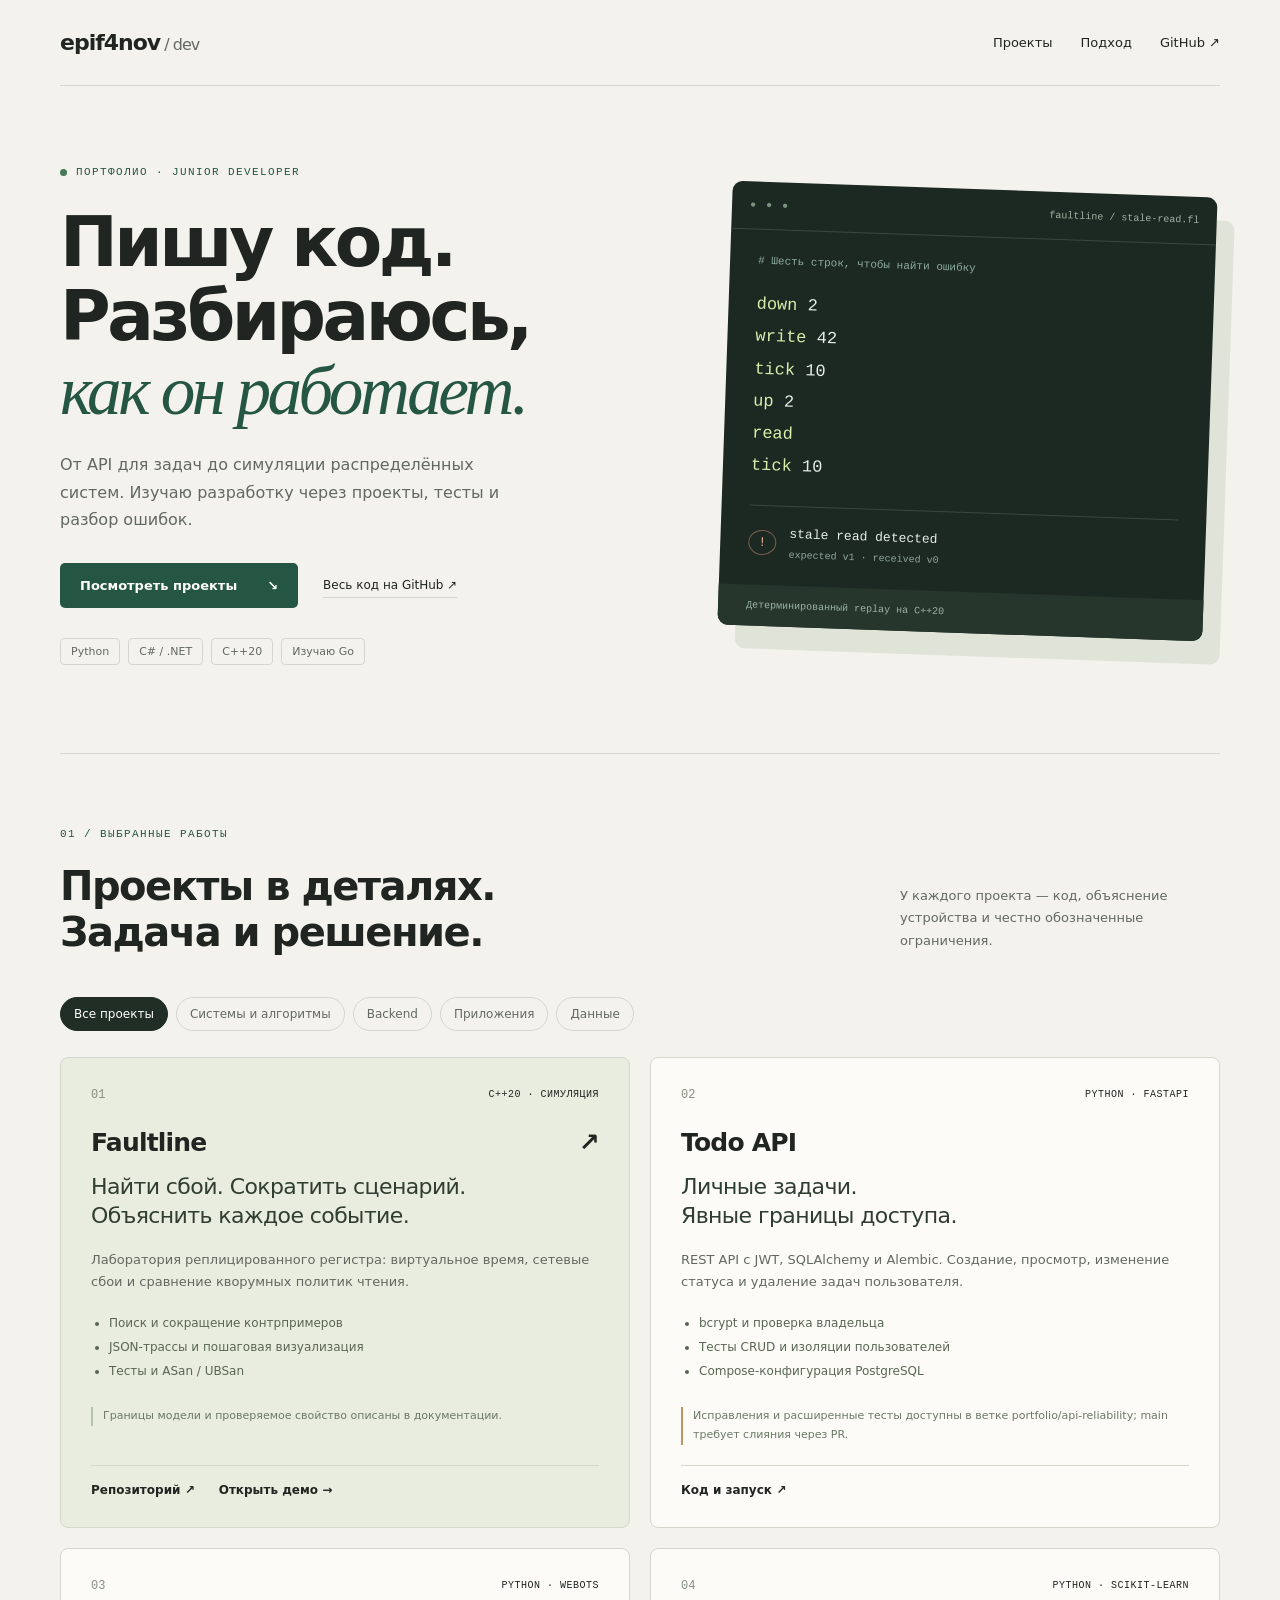
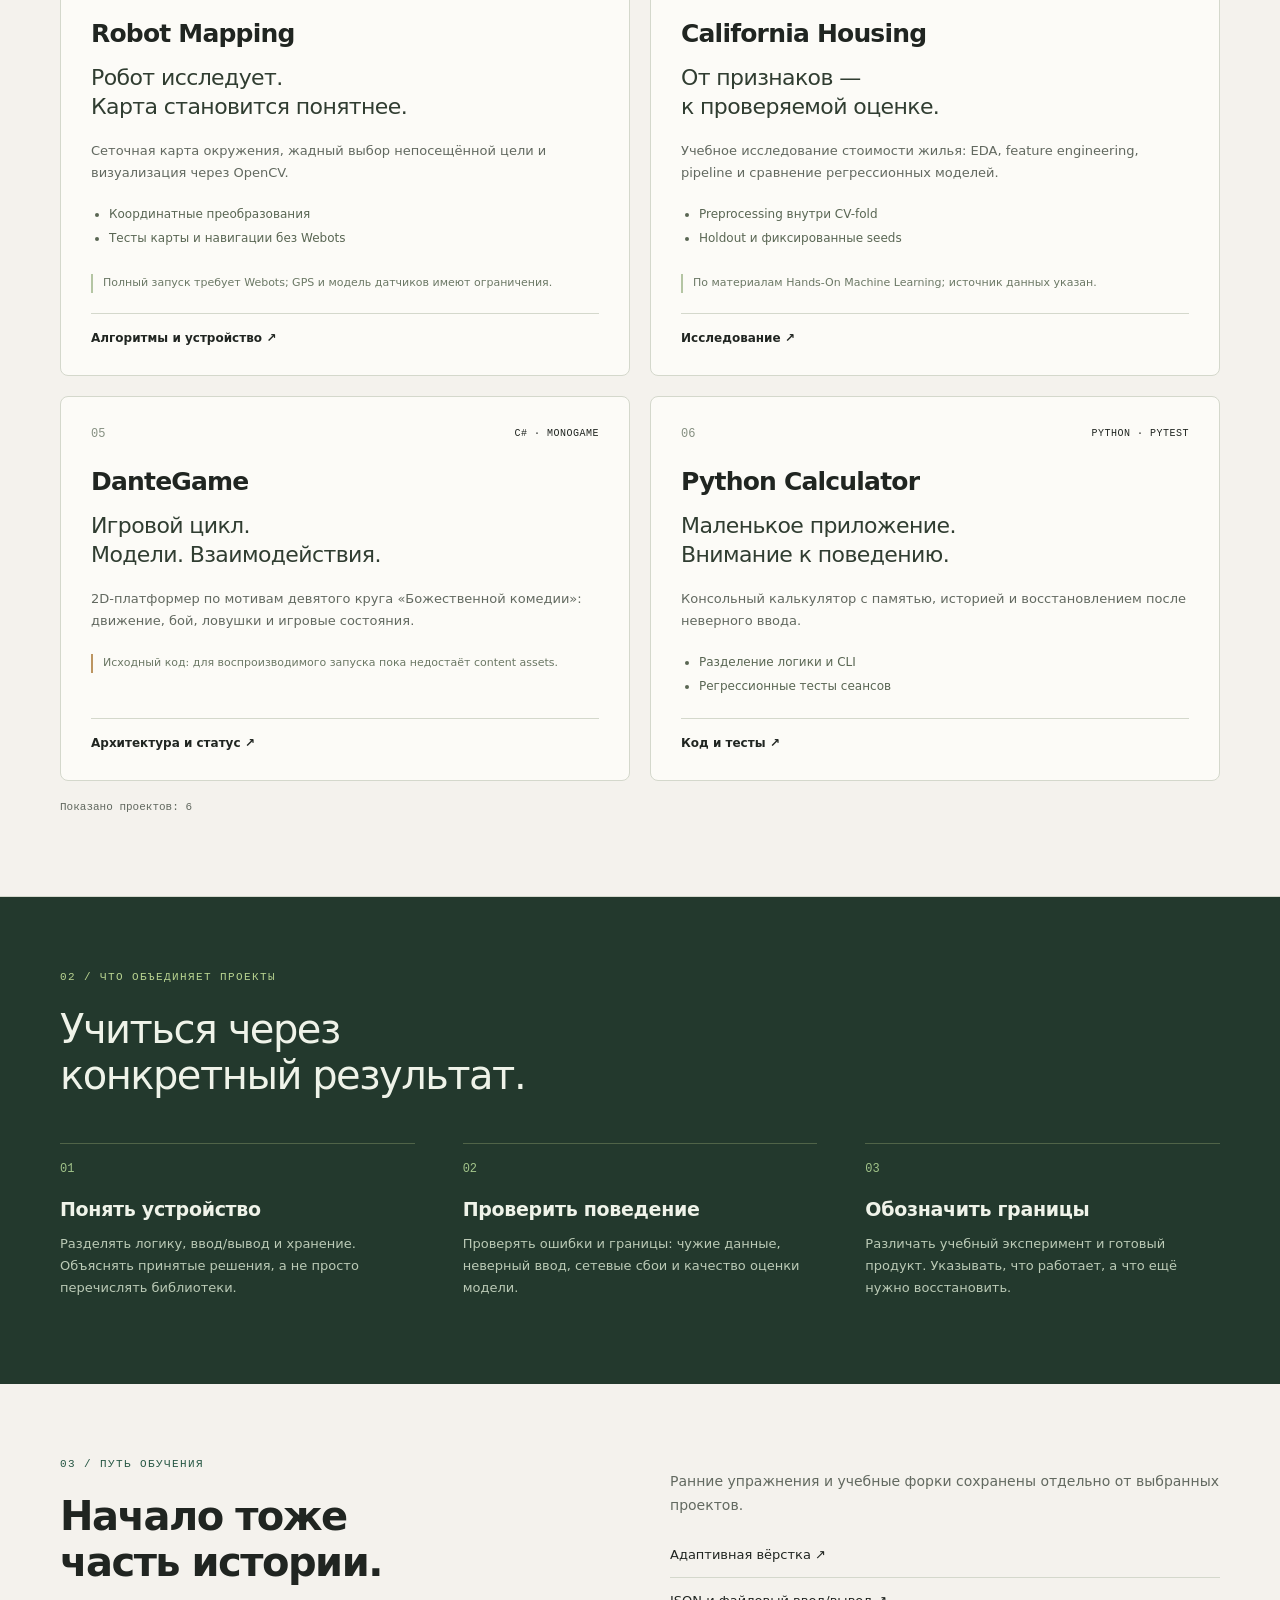
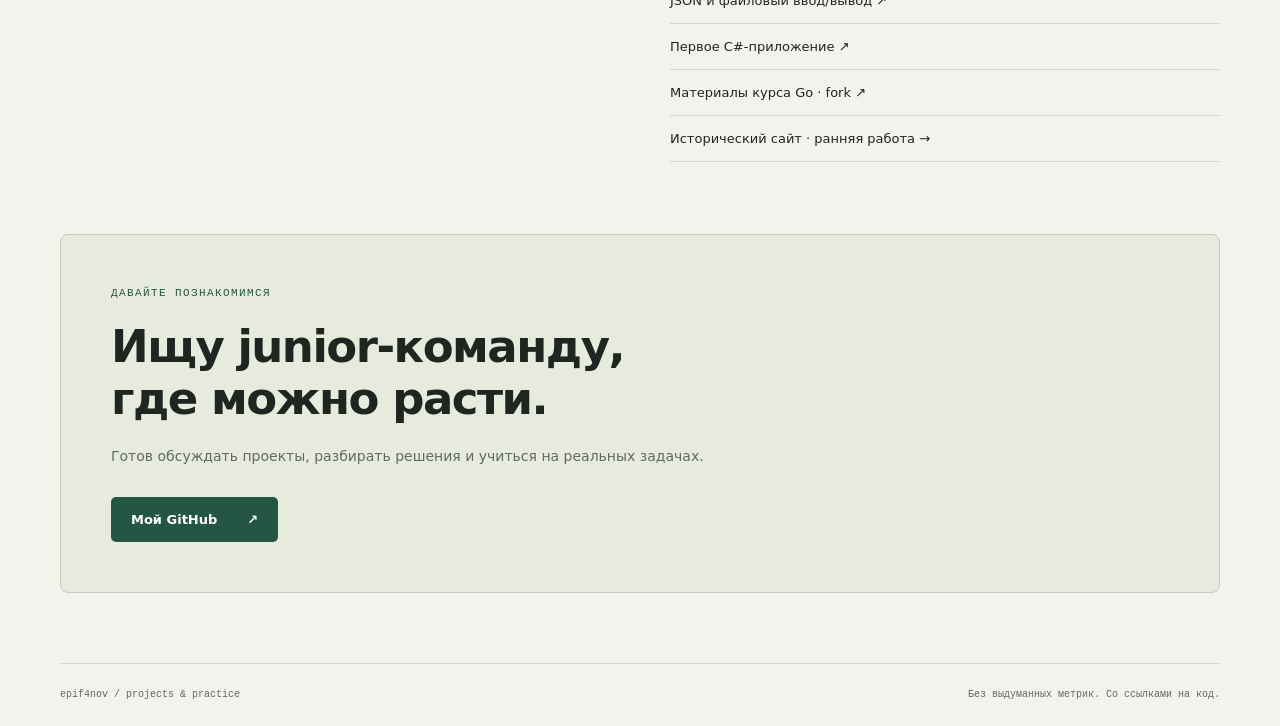
<file: index.html>
<!doctype html>
<html lang="ru">
<head>
<meta charset="utf-8"><meta name="viewport" content="width=device-width,initial-scale=1">
<title>epif4nov — проекты junior-разработчика</title>
<meta name="description" content="Портфолио epif4nov: C++, Python, C#, backend API, алгоритмы и симуляции. Код, тесты и инженерные решения.">
<meta name="theme-color" content="#f4f2ed">
<link rel="stylesheet" href="assets/style.css">
<link rel="icon" href="assets/mark.svg" type="image/svg+xml">
</head>
<body>
<a class="skip" href="#projects">Перейти к проектам</a>
<header class="wrap"><a class="wordmark" href="#">epif4nov<span> / dev</span></a><nav aria-label="Основная навигация"><a href="#projects">Проекты</a><a href="#approach">Подход</a><a href="https://github.com/epif4nov">GitHub ↗</a></nav></header>
<main>
<section class="hero wrap">
<div class="hero-copy"><div class="eyebrow"><span class="dot"></span> Портфолио · junior developer</div><h1>Пишу код.<br>Разбираюсь,<br><em>как он работает.</em></h1><p>От API для задач до симуляции распределённых систем. Изучаю разработку через проекты, тесты и разбор ошибок.</p><div class="hero-actions"><a class="button primary" href="#projects">Посмотреть проекты <span>↘</span></a><a class="text-link" href="https://github.com/epif4nov?tab=repositories">Весь код на GitHub ↗</a></div><div class="stack"><span>Python</span><span>C# / .NET</span><span>C++20</span><span>Изучаю Go</span></div></div>
<aside class="terminal" aria-label="Пример сценария Faultline"><div class="terminal-top"><span>● ● ●</span><span>faultline / stale-read.fl</span></div><div class="terminal-body"><div class="comment"># Шесть строк, чтобы найти ошибку</div><pre><span>down</span> 2
<span>write</span> 42
<span>tick</span> 10
<span>up</span> 2
<span>read</span>
<span>tick</span> 10</pre><div class="terminal-result"><span class="signal">!</span><div>stale read detected<small>expected v1 · received v0</small></div></div></div><div class="terminal-footer">Детерминированный replay на C++20</div></aside>
</section>
<section class="section wrap" id="projects"><div class="section-head"><div><div class="eyebrow">01 / Выбранные работы</div><h2>Проекты в деталях.<br>Задача и решение.</h2></div><p>У каждого проекта — код, объяснение устройства и честно обозначенные ограничения.</p></div>
<div class="filters" role="group" aria-label="Фильтр проектов"><button class="active" data-filter="all" aria-pressed="true">Все проекты</button><button data-filter="systems" aria-pressed="false">Системы и алгоритмы</button><button data-filter="backend" aria-pressed="false">Backend</button><button data-filter="apps" aria-pressed="false">Приложения</button><button data-filter="data" aria-pressed="false">Данные</button></div>
<div class="projects">
<article class="project featured" data-category="systems"><div class="project-top"><span class="project-index">01</span><span class="label">C++20 · симуляция</span></div><div class="project-content"><h3>Faultline<span>↗</span></h3><p class="project-lead">Найти сбой. Сократить сценарий.<br>Объяснить каждое событие.</p><p>Лаборатория реплицированного регистра: виртуальное время, сетевые сбои и сравнение кворумных политик чтения.</p><ul><li>Поиск и сокращение контрпримеров</li><li>JSON-трассы и пошаговая визуализация</li><li>Тесты и ASan / UBSan</li></ul><div class="project-note">Границы модели и проверяемое свойство описаны в документации.</div><div class="project-links"><a href="https://github.com/epif4nov/newRep">Репозиторий ↗</a><a href="demos/faultline/">Открыть демо →</a></div></div><div class="mini-diagram" aria-hidden="true"><span>v1</span><i></i><span>v1</span><i></i><span class="stale">v0</span><small>одна быстрая реплика ≠ свежее чтение</small></div></article>
<article class="project" data-category="backend"><div class="project-top"><span class="project-index">02</span><span class="label">Python · FastAPI</span></div><h3>Todo API</h3><p class="project-lead">Личные задачи.<br>Явные границы доступа.</p><p>REST API с JWT, SQLAlchemy и Alembic. Создание, просмотр, изменение статуса и удаление задач пользователя.</p><ul><li>bcrypt и проверка владельца</li><li>Тесты CRUD и изоляции пользователей</li><li>Compose-конфигурация PostgreSQL</li></ul><div class="project-note warning">Исправления и расширенные тесты доступны в ветке portfolio/api-reliability; main требует слияния через PR.</div><div class="project-links"><a href="https://github.com/epif4nov/todo-api/tree/portfolio/api-reliability">Код и запуск ↗</a></div></article>
<article class="project" data-category="systems"><div class="project-top"><span class="project-index">03</span><span class="label">Python · Webots</span></div><h3>Robot Mapping</h3><p class="project-lead">Робот исследует.<br>Карта становится понятнее.</p><p>Сеточная карта окружения, жадный выбор непосещённой цели и визуализация через OpenCV.</p><ul><li>Координатные преобразования</li><li>Тесты карты и навигации без Webots</li></ul><div class="project-note">Полный запуск требует Webots; GPS и модель датчиков имеют ограничения.</div><div class="project-links"><a href="https://github.com/epif4nov/robot-mapping-competition">Алгоритмы и устройство ↗</a></div></article>
<article class="project" data-category="data"><div class="project-top"><span class="project-index">04</span><span class="label">Python · scikit-learn</span></div><h3>California Housing</h3><p class="project-lead">От признаков —<br>к проверяемой оценке.</p><p>Учебное исследование стоимости жилья: EDA, feature engineering, pipeline и сравнение регрессионных моделей.</p><ul><li>Preprocessing внутри CV-fold</li><li>Holdout и фиксированные seeds</li></ul><div class="project-note">По материалам Hands-On Machine Learning; источник данных указан.</div><div class="project-links"><a href="https://github.com/epif4nov/house-prices-ml">Исследование ↗</a></div></article>
<article class="project" data-category="apps"><div class="project-top"><span class="project-index">05</span><span class="label">C# · MonoGame</span></div><h3>DanteGame</h3><p class="project-lead">Игровой цикл.<br>Модели. Взаимодействия.</p><p>2D-платформер по мотивам девятого круга «Божественной комедии»: движение, бой, ловушки и игровые состояния.</p><div class="project-note warning">Исходный код: для воспроизводимого запуска пока недостаёт content assets.</div><div class="project-links"><a href="https://github.com/epif4nov/DanteGame">Архитектура и статус ↗</a></div></article>
<article class="project" data-category="apps"><div class="project-top"><span class="project-index">06</span><span class="label">Python · pytest</span></div><h3>Python Calculator</h3><p class="project-lead">Маленькое приложение.<br>Внимание к поведению.</p><p>Консольный калькулятор с памятью, историей и восстановлением после неверного ввода.</p><ul><li>Разделение логики и CLI</li><li>Регрессионные тесты сеансов</li></ul><div class="project-links"><a href="https://github.com/epif4nov/python-calculator">Код и тесты ↗</a></div></article>
</div><p id="filter-status" class="filter-status" aria-live="polite">Показано проектов: 6</p></section>
<section class="approach section" id="approach"><div class="wrap"><div class="eyebrow">02 / Что объединяет проекты</div><h2>Учиться через<br>конкретный результат.</h2><div class="principles"><div><span>01</span><h3>Понять устройство</h3><p>Разделять логику, ввод/вывод и хранение. Объяснять принятые решения, а не просто перечислять библиотеки.</p></div><div><span>02</span><h3>Проверить поведение</h3><p>Проверять ошибки и границы: чужие данные, неверный ввод, сетевые сбои и качество оценки модели.</p></div><div><span>03</span><h3>Обозначить границы</h3><p>Различать учебный эксперимент и готовый продукт. Указывать, что работает, а что ещё нужно восстановить.</p></div></div></div></section>
<section class="section wrap learning"><div><div class="eyebrow">03 / Путь обучения</div><h2>Начало тоже<br>часть истории.</h2></div><div><p>Ранние упражнения и учебные форки сохранены отдельно от выбранных проектов.</p><div class="learning-links"><a href="https://github.com/epif4nov/Task_10">Адаптивная вёрстка ↗</a><a href="https://github.com/epif4nov/PythonProjectBack">JSON и файловый ввод/вывод ↗</a><a href="https://github.com/epif4nov/helloapp">Первое C#-приложение ↗</a><a href="https://github.com/epif4nov/course">Материалы курса Go · fork ↗</a><a href="history/">Исторический сайт · ранняя работа →</a></div></div></section>
<section class="contact wrap"><div class="eyebrow">Давайте познакомимся</div><h2>Ищу junior-команду,<br>где можно расти.</h2><p>Готов обсуждать проекты, разбирать решения и учиться на реальных задачах.</p><a class="button primary" href="https://github.com/epif4nov">Мой GitHub <span>↗</span></a></section>
</main><footer class="wrap"><span>epif4nov / projects & practice</span><span>Без выдуманных метрик. Со ссылками на код.</span></footer>
<script src="assets/app.js"></script>
</body></html>
</file>
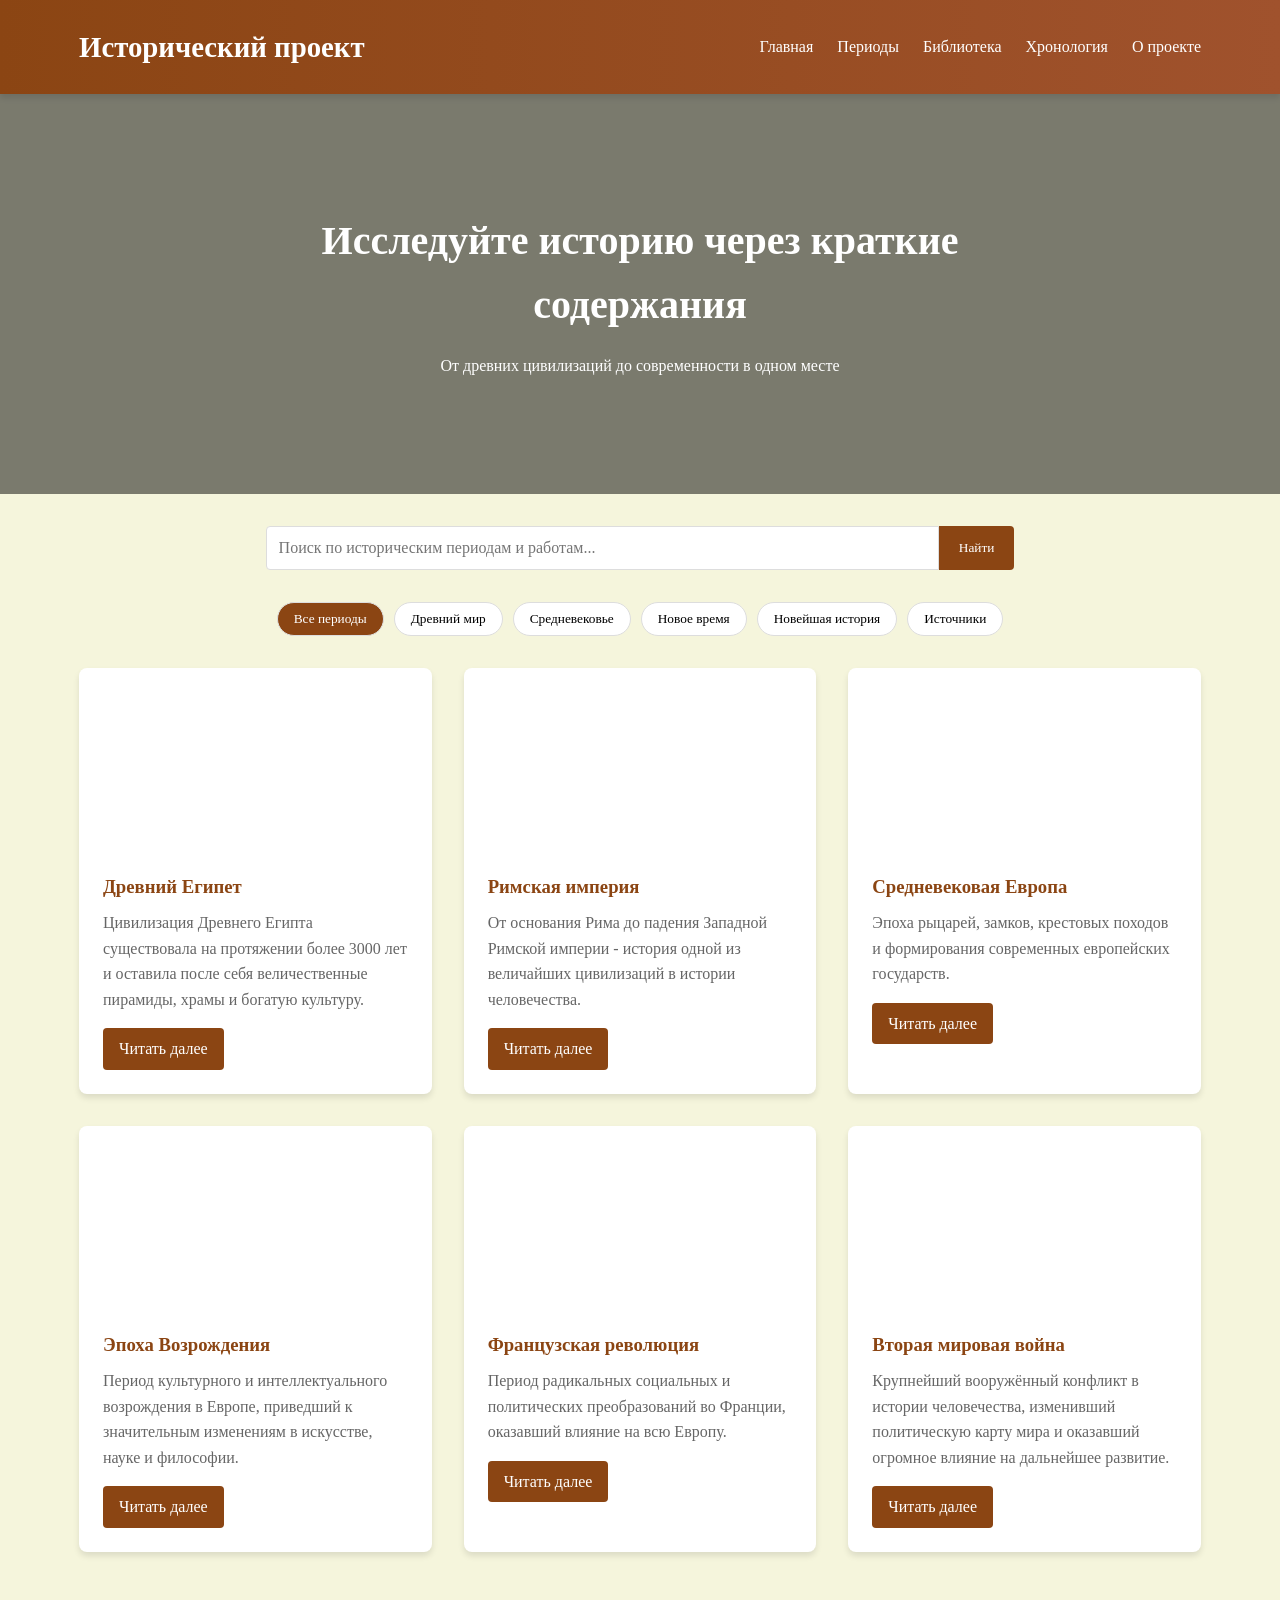
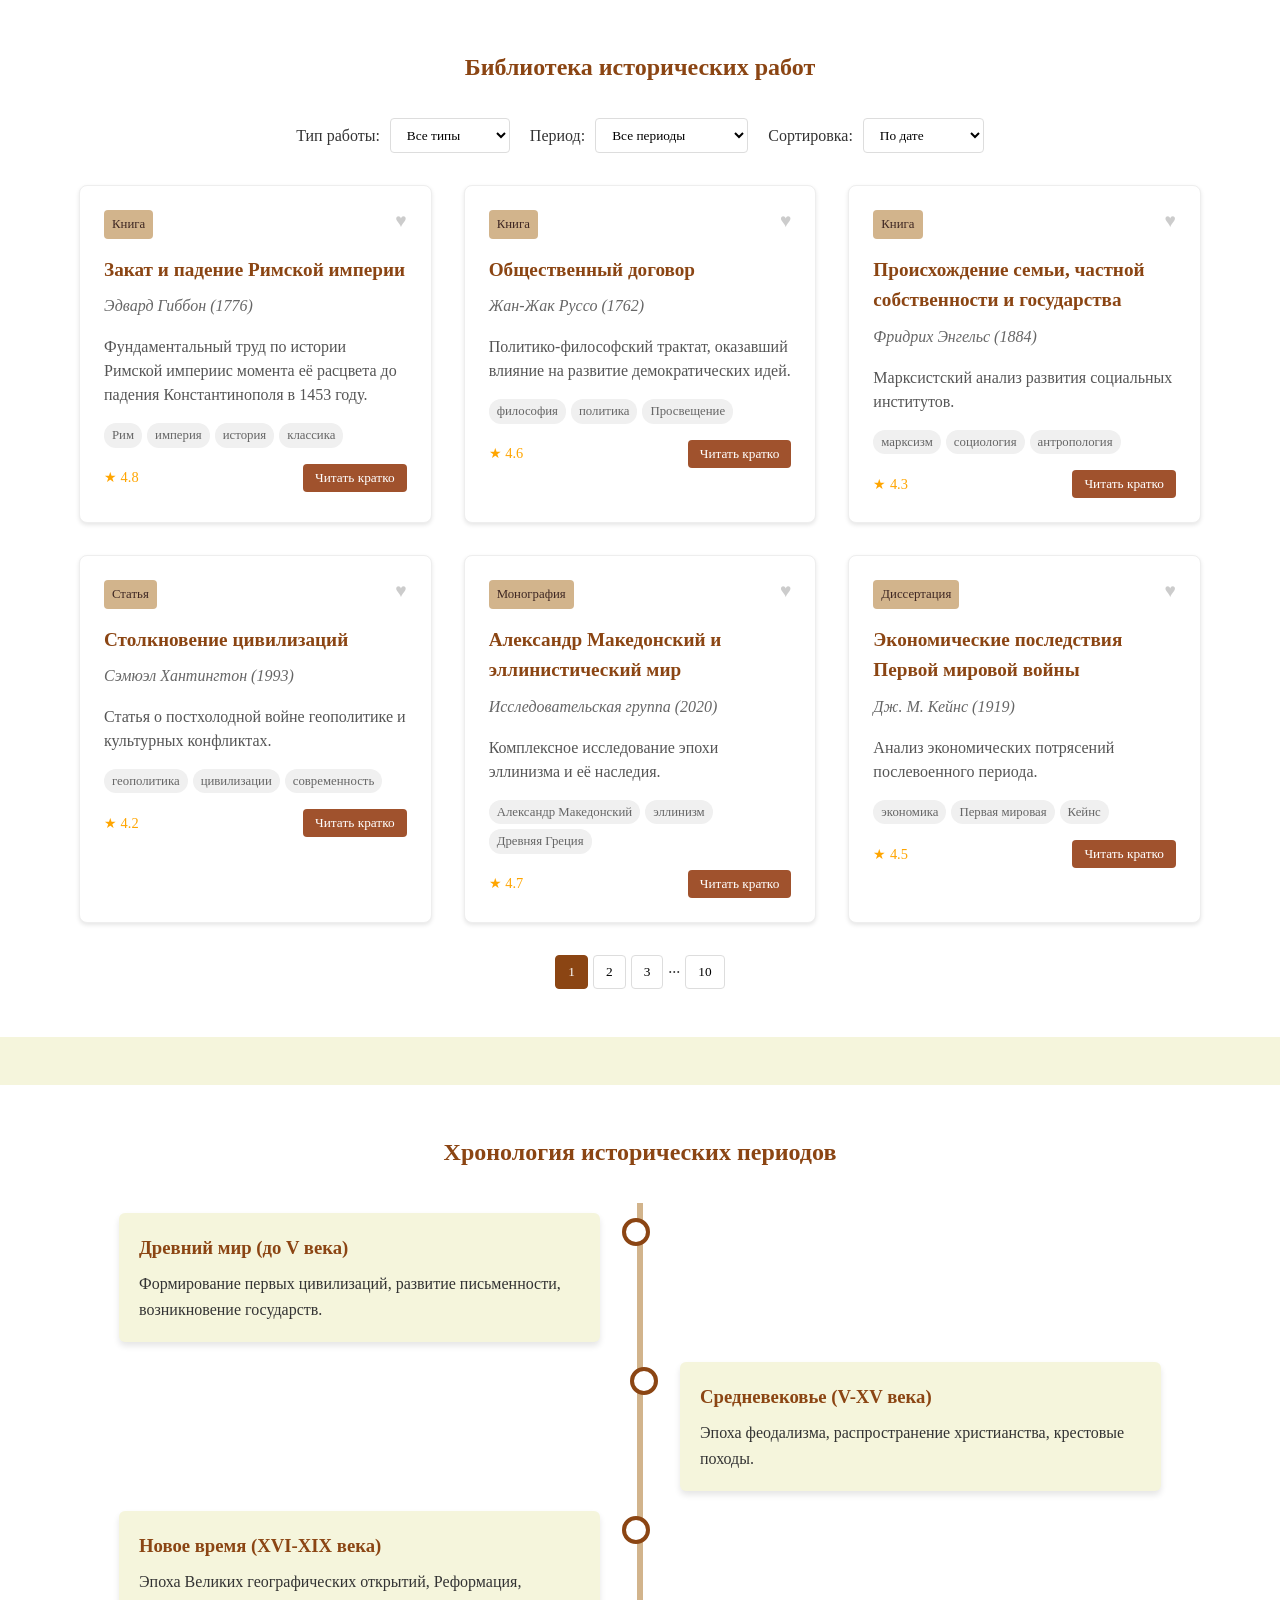
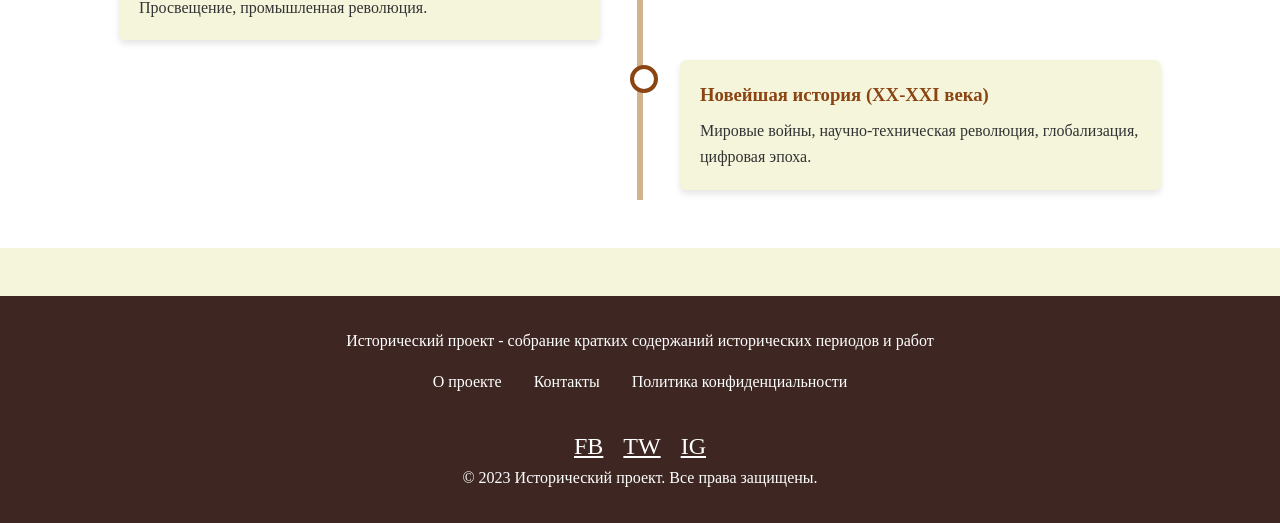
<file: history/index.html>
<!DOCTYPE html>
<html lang="ru">
<head>
    <meta charset="UTF-8">
    <meta name="viewport" content="width=device-width, initial-scale=1.0">
    <title>Исторический проект - краткие содержания</title>
    <style>
        :root {
            --primary-color: #8B4513;
            --secondary-color: #D2B48C;
            --accent-color: #A0522D;
            --light-color: #F5F5DC;
            --dark-color: #3E2723;
            --text-color: #333;
            --shadow: 0 4px 6px rgba(0, 0, 0, 0.1);
        }
        
        * {
            margin: 0;
            padding: 0;
            box-sizing: border-box;
            font-family: 'Georgia', serif;
        }
        
        body {
            background-color: var(--light-color);
            color: var(--text-color);
            line-height: 1.6;
        }
        
        header {
            background: linear-gradient(to right, var(--primary-color), var(--accent-color));
            color: white;
            padding: 1.5rem 0;
            box-shadow: var(--shadow);
        }
        
        .container {
            width: 90%;
            max-width: 1200px;
            margin: 0 auto;
            padding: 0 15px;
        }
        
        .header-content {
            display: flex;
            justify-content: space-between;
            align-items: center;
        }
        
        .logo {
            font-size: 1.8rem;
            font-weight: bold;
        }
        
        nav ul {
            display: flex;
            list-style: none;
        }
        
        nav ul li {
            margin-left: 1.5rem;
        }
        
        nav ul li a {
            color: white;
            text-decoration: none;
            transition: color 0.3s;
        }
        
        nav ul li a:hover {
            color: var(--secondary-color);
        }
        
        .hero {
            background: url('https://source.unsplash.com/random/1200x600/?history') no-repeat center center/cover;
            height: 400px;
            display: flex;
            align-items: center;
            justify-content: center;
            text-align: center;
            color: white;
            position: relative;
        }
        
        .hero::after {
            content: '';
            position: absolute;
            top: 0;
            left: 0;
            width: 100%;
            height: 100%;
            background: rgba(0, 0, 0, 0.5);
        }
        
        .hero-content {
            position: relative;
            z-index: 1;
            max-width: 800px;
        }
        
        .hero h1 {
            font-size: 2.5rem;
            margin-bottom: 1rem;
        }
        
        .search-bar {
            margin: 2rem 0;
            display: flex;
            justify-content: center;
        }
        
        .search-bar input {
            width: 60%;
            padding: 12px;
            border: 1px solid #ddd;
            border-radius: 4px 0 0 4px;
            font-size: 1rem;
        }
        
        .search-bar button {
            padding: 12px 20px;
            background-color: var(--primary-color);
            color: white;
            border: none;
            border-radius: 0 4px 4px 0;
            cursor: pointer;
        }
        
        .filters {
            display: flex;
            justify-content: center;
            flex-wrap: wrap;
            margin-bottom: 2rem;
            gap: 10px;
        }
        
        .filter-btn {
            padding: 8px 16px;
            background-color: white;
            border: 1px solid #ddd;
            border-radius: 20px;
            cursor: pointer;
            transition: all 0.3s;
        }
        
        .filter-btn:hover, .filter-btn.active {
            background-color: var(--primary-color);
            color: white;
        }
        
        .periods-grid {
            display: grid;
            grid-template-columns: repeat(auto-fill, minmax(300px, 1fr));
            gap: 2rem;
            margin-bottom: 3rem;
        }
        
        .period-card {
            background-color: white;
            border-radius: 8px;
            overflow: hidden;
            box-shadow: var(--shadow);
            transition: transform 0.3s;
        }
        
        .period-card:hover {
            transform: translateY(-5px);
        }
        
        .period-image {
            height: 180px;
            background-size: cover;
            background-position: center;
        }
        
        .period-content {
            padding: 1.5rem;
        }
        
        .period-content h3 {
            margin-bottom: 0.5rem;
            color: var(--primary-color);
        }
        
        .period-content p {
            margin-bottom: 1rem;
            color: #666;
        }
        
        .read-more {
            display: inline-block;
            padding: 8px 16px;
            background-color: var(--primary-color);
            color: white;
            text-decoration: none;
            border-radius: 4px;
            transition: background-color 0.3s;
        }
        
        .read-more:hover {
            background-color: var(--accent-color);
        }
        
        .timeline-section {
            background-color: white;
            padding: 3rem 0;
            margin: 3rem 0;
        }
        
        .timeline {
            position: relative;
            max-width: 1200px;
            margin: 0 auto;
        }
        
        .timeline::after {
            content: '';
            position: absolute;
            width: 6px;
            background-color: var(--secondary-color);
            top: 0;
            bottom: 0;
            left: 50%;
            margin-left: -3px;
        }
        
        .timeline-item {
            padding: 10px 40px;
            position: relative;
            width: 50%;
            box-sizing: border-box;
        }
        
        .timeline-item:nth-child(even) {
            left: 50%;
        }
        
        .timeline-item::after {
            content: '';
            position: absolute;
            width: 20px;
            height: 20px;
            background-color: white;
            border: 4px solid var(--primary-color);
            border-radius: 50%;
            top: 15px;
            z-index: 1;
        }
        
        .timeline-item:nth-child(odd)::after {
            right: -10px;
        }
        
        .timeline-item:nth-child(even)::after {
            left: -10px;
        }
        
        .timeline-content {
            padding: 20px;
            background-color: var(--light-color);
            border-radius: 6px;
            box-shadow: var(--shadow);
        }
        
        .timeline-content h3 {
            margin-bottom: 0.5rem;
            color: var(--primary-color);
        }
        
        /* Стили для библиотеки */
        .library-section {
            background-color: white;
            padding: 3rem 0;
        }

        .library-filters {
            display: flex;
            justify-content: center;
            gap: 20px;
            margin-bottom: 2rem;
            flex-wrap: wrap;
        }

        .filter-group {
            display: flex;
            align-items: center;
            gap: 10px;
        }

        .filter-group select {
            padding: 8px 12px;
            border: 1px solid #ddd;
            border-radius: 4px;
            background-color: white;
        }

        .works-grid {
            display: grid;
            grid-template-columns: repeat(auto-fill, minmax(350px, 1fr));
            gap: 2rem;
            margin-bottom: 2rem;
        }

        .work-card {
            background-color: white;
            border: 1px solid #eee;
            border-radius: 8px;
            padding: 1.5rem;
            box-shadow: 0 2px 4px rgba(0,0,0,0.1);
            transition: all 0.3s;
        }

        .work-card:hover {
            box-shadow: 0 4px 8px rgba(0,0,0,0.15);
            transform: translateY(-2px);
        }

        .work-header {
            display: flex;
            justify-content: space-between;
            align-items: start;
            margin-bottom: 1rem;
        }

        .work-type {
            background-color: var(--secondary-color);
            color: var(--dark-color);
            padding: 4px 8px;
            border-radius: 4px;
            font-size: 0.8rem;
        }

        .work-title {
            color: var(--primary-color);
            margin-bottom: 0.5rem;
            font-size: 1.2rem;
        }

        .work-author {
            color: #666;
            font-style: italic;
            margin-bottom: 1rem;
        }

        .work-excerpt {
            color: #555;
            margin-bottom: 1rem;
            line-height: 1.5;
        }

        .work-tags {
            display: flex;
            flex-wrap: wrap;
            gap: 5px;
            margin-bottom: 1rem;
        }

        .tag {
            background-color: #f0f0f0;
            padding: 2px 8px;
            border-radius: 12px;
            font-size: 0.8rem;
            color: #666;
        }

        .work-footer {
            display: flex;
            justify-content: space-between;
            align-items: center;
        }

        .work-rating {
            color: #FFA500;
            font-size: 0.9rem;
        }

        .read-work {
            padding: 6px 12px;
            background-color: var(--accent-color);
            color: white;
            border: none;
            border-radius: 4px;
            cursor: pointer;
            transition: background-color 0.3s;
        }

        .read-work:hover {
            background-color: var(--primary-color);
        }

        .pagination {
            display: flex;
            justify-content: center;
            gap: 5px;
            margin-top: 2rem;
        }

        .page-btn {
            padding: 8px 12px;
            border: 1px solid #ddd;
            background-color: white;
            border-radius: 4px;
            cursor: pointer;
        }

        .page-btn.active {
            background-color: var(--primary-color);
            color: white;
            border-color: var(--primary-color);
        }

        /* Модальное окно */
        .modal {
            display: none;
            position: fixed;
            top: 0;
            left: 0;
            width: 100%;
            height: 100%;
            background-color: rgba(0,0,0,0.7);
            z-index: 1000;
            overflow-y: auto;
        }

        .modal-content {
            background-color: white;
            margin: 5% auto;
            padding: 2rem;
            width: 80%;
            max-width: 800px;
            border-radius: 8px;
            position: relative;
        }

        .close-modal {
            position: absolute;
            right: 1rem;
            top: 1rem;
            font-size: 1.5rem;
            cursor: pointer;
            color: #666;
        }

        .detail-content {
            margin-top: 1rem;
        }

        .detail-content h2 {
            color: var(--primary-color);
            margin-bottom: 1rem;
        }

        .detail-meta {
            display: flex;
            gap: 20px;
            margin-bottom: 1.5rem;
            color: #666;
            font-size: 0.9rem;
        }

        .detail-body {
            line-height: 1.8;
            margin-bottom: 2rem;
        }

        .detail-body h3 {
            color: var(--accent-color);
            margin: 1.5rem 0 0.5rem 0;
        }

        /* Таблица для сравнительного анализа */
        .comparison-table {
            width: 100%;
            border-collapse: collapse;
            margin: 2rem 0;
        }

        .comparison-table th,
        .comparison-table td {
            border: 1px solid #ddd;
            padding: 12px;
            text-align: left;
        }

        .comparison-table th {
            background-color: var(--light-color);
            color: var(--primary-color);
        }

        .comparison-table tr:nth-child(even) {
            background-color: #f9f9f9;
        }

        /* Избранное */
        .favorite-btn {
            background: none;
            border: none;
            font-size: 1.2rem;
            cursor: pointer;
            color: #ccc;
            transition: color 0.3s;
        }

        .favorite-btn.active {
            color: #ff4757;
        }

        footer {
            background-color: var(--dark-color);
            color: white;
            padding: 2rem 0;
            text-align: center;
        }
        
        .footer-content {
            display: flex;
            flex-direction: column;
            align-items: center;
        }
        
        .footer-links {
            display: flex;
            margin: 1rem 0;
        }
        
        .footer-links a {
            color: white;
            margin: 0 1rem;
            text-decoration: none;
        }
        
        .social-icons {
            margin-top: 1rem;
        }
        
        .social-icons a {
            color: white;
            margin: 0 0.5rem;
            font-size: 1.5rem;
        }
        
        @media (max-width: 768px) {
            .header-content {
                flex-direction: column;
                text-align: center;
            }
            
            nav ul {
                margin-top: 1rem;
                justify-content: center;
            }
            
            .timeline::after {
                left: 31px;
            }
            
            .timeline-item {
                width: 100%;
                padding-left: 70px;
                padding-right: 25px;
            }
            
            .timeline-item:nth-child(even) {
                left: 0;
            }
            
            .timeline-item:nth-child(odd)::after,
            .timeline-item:nth-child(even)::after {
                left: 21px;
            }

            .library-filters {
                flex-direction: column;
                align-items: center;
            }

            .filter-group {
                width: 100%;
                justify-content: center;
            }

            .works-grid {
                grid-template-columns: 1fr;
            }
        }
    </style>
</head>
<body>
    <header>
        <div class="container">
            <div class="header-content">
                <div class="logo">Исторический проект</div>
                <nav>
                    <ul>
                        <li><a href="#home">Главная</a></li>
                        <li><a href="#periods">Периоды</a></li>
                        <li><a href="#library">Библиотека</a></li>
                        <li><a href="#timeline">Хронология</a></li>
                        <li><a href="#about">О проекте</a></li>
                    </ul>
                </nav>
            </div>
        </div>
    </header>

    <section class="hero" id="home">
        <div class="hero-content">
            <h1>Исследуйте историю через краткие содержания</h1>
            <p>От древних цивилизаций до современности в одном месте</p>
        </div>
    </section>

    <section class="container">
        <div class="search-bar">
            <input type="text" placeholder="Поиск по историческим периодам и работам...">
            <button>Найти</button>
        </div>

        <div class="filters">
            <button class="filter-btn active">Все периоды</button>
            <button class="filter-btn">Древний мир</button>
            <button class="filter-btn">Средневековье</button>
            <button class="filter-btn">Новое время</button>
            <button class="filter-btn">Новейшая история</button>
            <button class="filter-btn">Источники</button>
        </div>

        <div class="periods-grid" id="periods">
            <div class="period-card">
                <div class="period-image" style="background-image: url('https://source.unsplash.com/random/300x200/?ancient')"></div>
                <div class="period-content">
                    <h3>Древний Египет</h3>
                    <p>Цивилизация Древнего Египта существовала на протяжении более 3000 лет и оставила после себя величественные пирамиды, храмы и богатую культуру.</p>
                    <a href="#" class="read-more">Читать далее</a>
                </div>
            </div>
            
            <div class="period-card">
                <div class="period-image" style="background-image: url('https://source.unsplash.com/random/300x200/?rome')"></div>
                <div class="period-content">
                    <h3>Римская империя</h3>
                    <p>От основания Рима до падения Западной Римской империи - история одной из величайших цивилизаций в истории человечества.</p>
                    <a href="#" class="read-more">Читать далее</a>
                </div>
            </div>
            
            <div class="period-card">
                <div class="period-image" style="background-image: url('https://source.unsplash.com/random/300x200/?middleages')"></div>
                <div class="period-content">
                    <h3>Средневековая Европа</h3>
                    <p>Эпоха рыцарей, замков, крестовых походов и формирования современных европейских государств.</p>
                    <a href="#" class="read-more">Читать далее</a>
                </div>
            </div>
            
            <div class="period-card">
                <div class="period-image" style="background-image: url('https://source.unsplash.com/random/300x200/?renaissance')"></div>
                <div class="period-content">
                    <h3>Эпоха Возрождения</h3>
                    <p>Период культурного и интеллектуального возрождения в Европе, приведший к значительным изменениям в искусстве, науке и философии.</p>
                    <a href="#" class="read-more">Читать далее</a>
                </div>
            </div>
            
            <div class="period-card">
                <div class="period-image" style="background-image: url('https://source.unsplash.com/random/300x200/?frenchrevolution')"></div>
                <div class="period-content">
                    <h3>Французская революция</h3>
                    <p>Период радикальных социальных и политических преобразований во Франции, оказавший влияние на всю Европу.</p>
                    <a href="#" class="read-more">Читать далее</a>
                </div>
            </div>
            
            <div class="period-card">
                <div class="period-image" style="background-image: url('https://source.unsplash.com/random/300x200/?ww2')"></div>
                <div class="period-content">
                    <h3>Вторая мировая война</h3>
                    <p>Крупнейший вооружённый конфликт в истории человечества, изменивший политическую карту мира и оказавший огромное влияние на дальнейшее развитие.</p>
                    <a href="#" class="read-more">Читать далее</a>
                </div>
            </div>
        </div>
    </section>

    <section class="library-section" id="library">
        <div class="container">
            <h2 style="text-align: center; margin-bottom: 2rem; color: var(--primary-color);">Библиотека исторических работ</h2>
            
            <div class="library-filters">
                <div class="filter-group">
                    <span>Тип работы:</span>
                    <select id="workType">
                        <option value="all">Все типы</option>
                        <option value="book">Книги</option>
                        <option value="article">Статьи</option>
                        <option value="monograph">Монографии</option>
                        <option value="thesis">Диссертации</option>
                    </select>
                </div>
                
                <div class="filter-group">
                    <span>Период:</span>
                    <select id="workPeriod">
                        <option value="all">Все периоды</option>
                        <option value="ancient">Древний мир</option>
                        <option value="medieval">Средневековье</option>
                        <option value="modern">Новое время</option>
                        <option value="contemporary">Новейшая история</option>
                    </select>
                </div>
                
                <div class="filter-group">
                    <span>Сортировка:</span>
                    <select id="workSort">
                        <option value="date">По дате</option>
                        <option value="rating">По рейтингу</option>
                        <option value="title">По названию</option>
                    </select>
                </div>
            </div>
            
            <div class="works-grid" id="worksContainer">
                <!-- Карточки работ будут генерироваться через JavaScript -->
            </div>
            
            <div class="pagination">
                <button class="page-btn active">1</button>
                <button class="page-btn">2</button>
                <button class="page-btn">3</button>
                <span>...</span>
                <button class="page-btn">10</button>
            </div>
        </div>
    </section>

    <section class="timeline-section" id="timeline">
        <div class="container">
            <h2 style="text-align: center; margin-bottom: 2rem; color: var(--primary-color);">Хронология исторических периодов</h2>
            <div class="timeline">
                <div class="timeline-item">
                    <div class="timeline-content">
                        <h3>Древний мир (до V века)</h3>
                        <p>Формирование первых цивилизаций, развитие письменности, возникновение государств.</p>
                    </div>
                </div>
                <div class="timeline-item">
                    <div class="timeline-content">
                        <h3>Средневековье (V-XV века)</h3>
                        <p>Эпоха феодализма, распространение христианства, крестовые походы.</p>
                    </div>
                </div>
                <div class="timeline-item">
                    <div class="timeline-content">
                        <h3>Новое время (XVI-XIX века)</h3>
                        <p>Эпоха Великих географических открытий, Реформация, Просвещение, промышленная революция.</p>
                    </div>
                </div>
                <div class="timeline-item">
                    <div class="timeline-content">
                        <h3>Новейшая история (XX-XXI века)</h3>
                        <p>Мировые войны, научно-техническая революция, глобализация, цифровая эпоха.</p>
                    </div>
                </div>
            </div>
        </div>
    </section>

    <!-- Модальное окно для детального просмотра -->
    <div class="modal" id="detailModal">
        <div class="modal-content">
            <span class="close-modal">&times;</span>
            <div id="modalBody"></div>
        </div>
    </div>

    <footer id="about">
        <div class="container">
            <div class="footer-content">
                <p>Исторический проект - собрание кратких содержаний исторических периодов и работ</p>
                <div class="footer-links">
                    <a href="#">О проекте</a>
                    <a href="#">Контакты</a>
                    <a href="#">Политика конфиденциальности</a>
                </div>
                <div class="social-icons">
                    <a href="#">FB</a>
                    <a href="#">TW</a>
                    <a href="#">IG</a>
                </div>
                <p>&copy; 2023 Исторический проект. Все права защищены.</p>
            </div>
        </div>
    </footer>

    <script>
        // Данные для библиотеки работ
        const historicalWorks = [
            {
                id: 1,
                title: "Закат и падение Римской империи",
                author: "Эдвард Гиббон",
                type: "book",
                period: "ancient",
                excerpt: "Фундаментальный труд по истории Римской империис момента её расцвета до падения Константинополя в 1453 году.",
                rating: 4.8,
                tags: ["Рим", "империя", "история", "классика"],
                year: 1776,
                fullContent: `
                    <h2>Закат и падение Римской империи</h2>
                    <div class="detail-meta">
                        <span><strong>Автор:</strong> Эдвард Гиббон</span>
                        <span><strong>Год:</strong> 1776</span>
                        <span><strong>Тип:</strong> Монография</span>
                        <span><strong>Рейтинг:</strong> 4.8/5</span>
                    </div>
                    
                    <h3>Основные тезисы</h3>
                    <p>Гиббон выделяет несколько ключевых причин падения Римской империи:</p>
                    <ul>
                        <li>Утрата гражданских добродетелей и рост коррупции</li>
                        <li>Ослабление военной дисциплины</li>
                        <li>Христианизация и упадок традиционных ценностей</li>
                        <li>Экономический кризис и налоговая система</li>
                        <li>Натиск варварских народов на границах</li>
                    </ul>
                    
                    <h3>Периодизация</h3>
                    <p>Работа охватывает период с II по XV век н.э., разделяя историю на три основные части.</p>
                    
                    <h3>Историческое значение</h3>
                    <p>Труд Гиббона стал образцом исторического исследования и повлиял на развитие исторической науки в Европе.</p>
                `
            },
            {
                id: 2,
                title: "Общественный договор",
                author: "Жан-Жак Руссо",
                type: "book",
                period: "modern",
                excerpt: "Политико-философский трактат, оказавший влияние на развитие демократических идей.",
                rating: 4.6,
                tags: ["философия", "политика", "Просвещение"],
                year: 1762,
                fullContent: `<p>Полное содержание работы...</p>`
            },
            {
                id: 3,
                title: "Происхождение семьи, частной собственности и государства",
                author: "Фридрих Энгельс",
                type: "book",
                period: "modern",
                excerpt: "Марксистский анализ развития социальных институтов.",
                rating: 4.3,
                tags: ["марксизм", "социология", "антропология"],
                year: 1884,
                fullContent: `<p>Полное содержание работы...</p>`
            },
            {
                id: 4,
                title: "Столкновение цивилизаций",
                author: "Сэмюэл Хантингтон",
                type: "article",
                period: "contemporary",
                excerpt: "Статья о постхолодной войне геополитике и культурных конфликтах.",
                rating: 4.2,
                tags: ["геополитика", "цивилизации", "современность"],
                year: 1993,
                fullContent: `<p>Полное содержание работы...</p>`
            },
            {
                id: 5,
                title: "Александр Македонский и эллинистический мир",
                author: "Исследовательская группа",
                type: "monograph",
                period: "ancient",
                excerpt: "Комплексное исследование эпохи эллинизма и её наследия.",
                rating: 4.7,
                tags: ["Александр Македонский", "эллинизм", "Древняя Греция"],
                year: 2020,
                fullContent: `<p>Полное содержание работы...</p>`
            },
            {
                id: 6,
                title: "Экономические последствия Первой мировой войны",
                author: "Дж. М. Кейнс",
                type: "thesis",
                period: "contemporary",
                excerpt: "Анализ экономических потрясений послевоенного периода.",
                rating: 4.5,
                tags: ["экономика", "Первая мировая", "Кейнс"],
                year: 1919,
                fullContent: `<p>Полное содержание работы...</p>`
            }
        ];

        // Генерация карточек работ
        function generateWorkCards(works) {
            const container = document.getElementById('worksContainer');
            container.innerHTML = '';
            
            works.forEach(work => {
                const workCard = document.createElement('div');
                workCard.className = 'work-card';
                workCard.innerHTML = `
                    <div class="work-header">
                        <span class="work-type">${getTypeLabel(work.type)}</span>
                        <button class="favorite-btn" data-id="${work.id}">♥</button>
                    </div>
                    <h3 class="work-title">${work.title}</h3>
                    <p class="work-author">${work.author} (${work.year})</p>
                    <p class="work-excerpt">${work.excerpt}</p>
                    <div class="work-tags">
                        ${work.tags.map(tag => `<span class="tag">${tag}</span>`).join('')}
                    </div>
                    <div class="work-footer">
                        <div class="work-rating">★ ${work.rating}</div>
                        <button class="read-work" data-id="${work.id}">Читать кратко</button>
                    </div>
                `;
                container.appendChild(workCard);
            });
            
            // Добавляем обработчики для кнопок
            document.querySelectorAll('.read-work').forEach(button => {
                button.addEventListener('click', function() {
                    const workId = parseInt(this.getAttribute('data-id'));
                    const work = historicalWorks.find(w => w.id === workId);
                    openWorkDetail(work);
                });
            });
            
            document.querySelectorAll('.favorite-btn').forEach(button => {
                button.addEventListener('click', function() {
                    this.classList.toggle('active');
                    const workId = parseInt(this.getAttribute('data-id'));
                    toggleFavorite(workId);
                });
            });
        }

        // Открытие детального просмотра работы
        function openWorkDetail(work) {
            const modal = document.getElementById('detailModal');
            const modalBody = document.getElementById('modalBody');
            
            modalBody.innerHTML = `
                <div class="detail-content">
                    ${work.fullContent}
                    
                    <h3>Сравнительная таблица</h3>
                    <table class="comparison-table">
                        <thead>
                            <tr>
                                <th>Аспект</th>
                                <th>Традиционная точка зрения</th>
                                <th>Альтернативные взгляды</th>
                            </tr>
                        </thead>
                        <tbody>
                            <tr>
                                <td>Причины падения Рима</td>
                                <td>Нашествие варваров</td>
                                <td>Внутренний кризис институтов</td>
                            </tr>
                            <tr>
                                <td>Роль личности</td>
                                <td>Решающая</td>
                                <td>Вторичная по отношению к социальным процессам</td>
                            </tr>
                            <tr>
                                <td>Экономический фактор</td>
                                <td>Недооценен</td>
                                <td>Ключевой</td>
                            </tr>
                        </tbody>
                    </table>
                    
                    <div style="margin-top: 2rem; padding: 1rem; background-color: var(--light-color); border-radius: 4px;">
                        <h4>Ключевые выводы:</h4>
                        <ul>
                            <li>Империя пала не мгновенно, а в течение длительного периода</li>
                            <li>Восточная Римская империя просуществовала на 1000 лет дольше</li>
                            <li>Наследие Рима продолжает влиять на современную цивилизацию</li>
                        </ul>
                    </div>
                </div>
            `;
            
            modal.style.display = 'block';
        }

        // Вспомогательные функции
        function getTypeLabel(type) {
            const labels = {
                'book': 'Книга',
                'article': 'Статья',
                'monograph': 'Монография',
                'thesis': 'Диссертация'
            };
            return labels[type] || type;
        }

        function toggleFavorite(workId) {
            let favorites = JSON.parse(localStorage.getItem('historyFavorites')) || [];
            const index = favorites.indexOf(workId);
            
            if (index > -1) {
                favorites.splice(index, 1);
            } else {
                favorites.push(workId);
            }
            
            localStorage.setItem('historyFavorites', JSON.stringify(favorites));
            updateFavoritesCount();
        }

        function updateFavoritesCount() {
            const favorites = JSON.parse(localStorage.getItem('historyFavorites')) || [];
            const favoriteBtn = document.querySelector('nav ul li a[href="#library"]');
            if (favoriteBtn && favorites.length > 0) {
                favoriteBtn.innerHTML = `Библиотека <span style="background: red; color: white; border-radius: 50%; padding: 2px 6px; font-size: 0.8rem;">${favorites.length}</span>`;
            }
        }

        // Фильтрация работ
        function filterWorks() {
            const typeFilter = document.getElementById('workType').value;
            const periodFilter = document.getElementById('workPeriod').value;
            const sortFilter = document.getElementById('workSort').value;
            
            let filtered = historicalWorks;
            
            if (typeFilter !== 'all') {
                filtered = filtered.filter(work => work.type === typeFilter);
            }
            
            if (periodFilter !== 'all') {
                filtered = filtered.filter(work => work.period === periodFilter);
            }
            
            // Сортировка
            filtered.sort((a, b) => {
                switch(sortFilter) {
                    case 'rating': return b.rating - a.rating;
                    case 'title': return a.title.localeCompare(b.title);
                    default: return b.year - a.year;
                }
            });
            
            generateWorkCards(filtered);
        }

        // Инициализация при загрузке
        document.addEventListener('DOMContentLoaded', function() {
            // Инициализация библиотеки
            generateWorkCards(historicalWorks);
            updateFavoritesCount();
            
            // Добавляем обработчики фильтров
            document.getElementById('workType').addEventListener('change', filterWorks);
            document.getElementById('workPeriod').addEventListener('change', filterWorks);
            document.getElementById('workSort').addEventListener('change', filterWorks);
            
            // Модальное окно
            const modal = document.getElementById('detailModal');
            document.querySelector('.close-modal').addEventListener('click', function() {
                modal.style.display = 'none';
            });
            
            window.addEventListener('click', function(event) {
                if (event.target === modal) {
                    modal.style.display = 'none';
                }
            });
            
            // Обновляем навигацию
            const nav = document.querySelector('nav ul');
            
            // Добавляем плавную прокрутку для нового пункта
            document.querySelectorAll('nav a').forEach(anchor => {
                anchor.addEventListener('click', function(e) {
                    e.preventDefault();
                    const targetId = this.getAttribute('href');
                    const targetElement = document.querySelector(targetId);
                    
                    if (targetElement) {
                        window.scrollTo({
                            top: targetElement.offsetTop - 50,
                            behavior: 'smooth'
                        });
                    }
                });
            });
            
            // Фильтрация карточек по категориям
            document.querySelectorAll('.filter-btn').forEach(button => {
                button.addEventListener('click', function() {
                    // Убираем активный класс у всех кнопок
                    document.querySelectorAll('.filter-btn').forEach(btn => {
                        btn.classList.remove('active');
                    });
                    
                    // Добавляем активный класс нажатой кнопке
                    this.classList.add('active');
                    
                    // Здесь должна быть логика фильтрации карточек
                    // В реальном проекте это будет работать с данными из базы
                    console.log('Фильтр: ' + this.textContent);
                });
            });
            
            // Поиск
            document.querySelector('.search-bar button').addEventListener('click', function() {
                const searchTerm = document.querySelector('.search-bar input').value.toLowerCase();
                
                if (searchTerm) {
                    // Ищем в периодах
                    const periodCards = document.querySelectorAll('.period-card');
                    periodCards.forEach(card => {
                        const text = card.textContent.toLowerCase();
                        if (text.includes(searchTerm)) {
                            card.style.display = 'block';
                        } else {
                            card.style.display = 'none';
                        }
                    });
                    
                    // Ищем в работах
                    const filteredWorks = historicalWorks.filter(work => 
                        work.title.toLowerCase().includes(searchTerm) ||
                        work.author.toLowerCase().includes(searchTerm) ||
                        work.tags.some(tag => tag.toLowerCase().includes(searchTerm))
                    );
                    
                    generateWorkCards(filteredWorks);
                    
                    // Прокручиваем к результатам
                    document.querySelector('#periods').scrollIntoView({ behavior: 'smooth' });
                }
            });
        });
    </script>
</body>
</html>
</file>
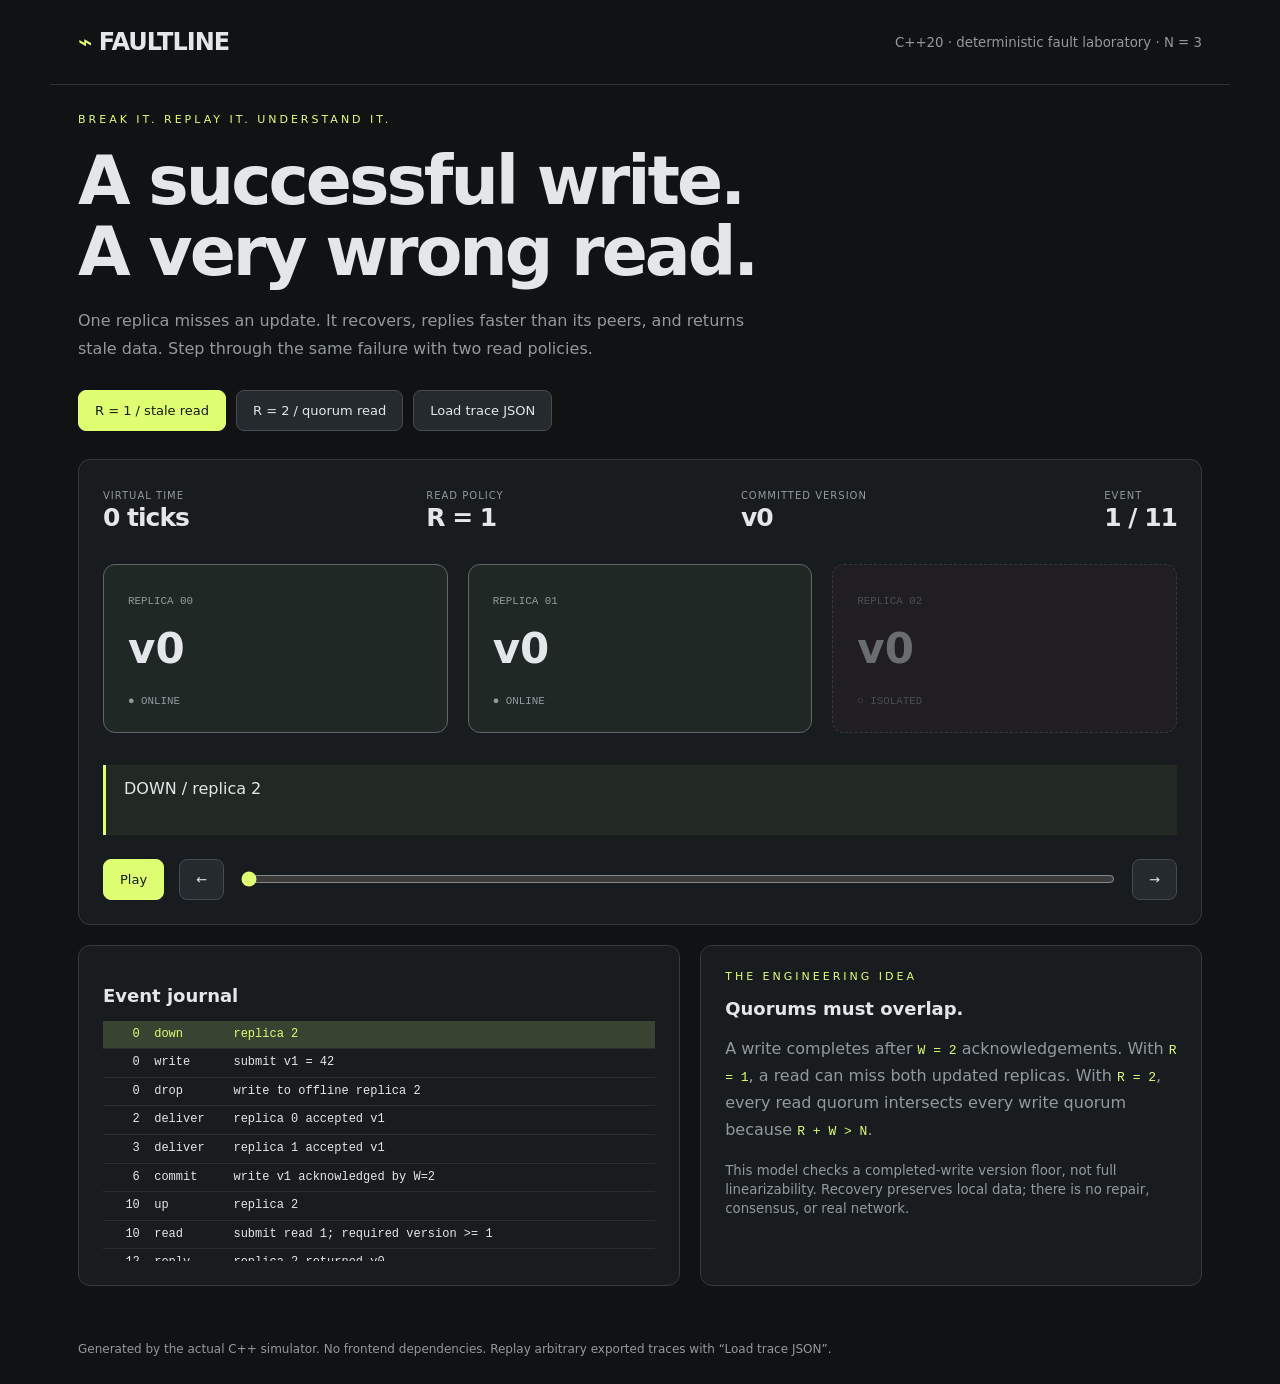
<file: demos/faultline/index.html>
<!doctype html>
<html lang="en">
<meta charset="utf-8">
<meta name="viewport" content="width=device-width,initial-scale=1">
<title>Faultline / Distributed systems under pressure</title>
<style>
:root{color-scheme:dark;font-family:Inter,ui-sans-serif,system-ui,sans-serif;background:#101214;color:#e4e7e9}*{box-sizing:border-box}body{margin:0}header,main,footer{max-width:1180px;margin:auto;padding:28px}header{display:flex;align-items:center;justify-content:space-between;border-bottom:1px solid #303335}.brand{font-weight:800;letter-spacing:-1px;font-size:24px}.brand span{color:#dfff73}small,.muted{color:#929a9e}.eyebrow{color:#dfff73;text-transform:uppercase;letter-spacing:3px;font-size:11px}h1{font-size:clamp(36px,6vw,68px);line-height:1.04;letter-spacing:-3px;margin:20px 0}p{line-height:1.7;max-width:700px}.toolbar{display:flex;gap:10px;flex-wrap:wrap;margin:28px 0}button,.upload{background:#252a2e;color:#e4e7e9;border:1px solid #454b4f;border-radius:8px;padding:12px 16px;cursor:pointer;font:inherit;font-size:13px}button:hover,.upload:hover{border-color:#dfff73}button.active,#play{background:#dfff73;color:#15190c;border-color:#dfff73}input[type=file]{display:none}.panel{background:#181c1f;border:1px solid #343a3e;border-radius:12px;padding:24px}.metrics{display:flex;justify-content:space-between;gap:15px;flex-wrap:wrap;margin-bottom:24px}.metric strong{font-size:25px;display:block;letter-spacing:-1px}.metric small{text-transform:uppercase;font-size:10px;letter-spacing:1px}.nodes{display:grid;grid-template-columns:repeat(3,1fr);gap:20px;margin:32px 0}.node{border:1px solid #5c6863;border-radius:12px;padding:24px;background:#202826;transition:background .2s,opacity .2s}.node.offline{opacity:.4;border-style:dashed;background:#2e2126}.node.stale{border-color:#ffad72}.node .version{font-size:42px;font-weight:700;margin:16px 0}.node small{font-family:monospace}.status{min-height:70px;border-left:3px solid #dfff73;padding:12px 18px;background:#222822;line-height:1.5}.status.bad{border-color:#ff7e82;background:#362328}.controls{display:flex;align-items:center;gap:15px;margin-top:24px}input[type=range]{flex:1;accent-color:#dfff73;min-width:70px}.grid{display:grid;grid-template-columns:1.2fr 1fr;gap:20px;margin-top:20px}h2{font-size:18px}code{color:#dfff73}.log{height:240px;overflow:auto;font:12px/1.8 ui-monospace,monospace;white-space:pre-wrap}.log div{padding:3px 8px;border-bottom:1px solid #292f33;cursor:pointer}.log div.selected{background:#384331;color:#dfff73}.log div.violation{color:#ff7e82}footer{font-size:12px;color:#929a9e}a{color:#dfff73}@media(max-width:650px){header,main,footer{padding:18px}.nodes{gap:8px}.node{padding:12px}.node .version{font-size:30px}.grid{grid-template-columns:1fr}h1{letter-spacing:-2px}header small{display:none}}
</style>
<header><div class="brand"><span>⌁</span> FAULTLINE</div><small>C++20 · deterministic fault laboratory · N = 3</small></header>
<main>
<div class="eyebrow">Break it. Replay it. Understand it.</div>
<h1>A successful write.<br>A very wrong read.</h1>
<p class="muted">One replica misses an update. It recovers, replies faster than its peers, and returns stale data. Step through the same failure with two read policies.</p>
<div class="toolbar"><button id="unsafe" class="active">R = 1 / stale read</button><button id="safe">R = 2 / quorum read</button><label class="upload">Load trace JSON<input id="file" type="file" accept=".json"></label></div>
<section class="panel">
<div class="metrics"><div class="metric"><small>Virtual time</small><strong id="time">0 ticks</strong></div><div class="metric"><small>Read policy</small><strong id="policy">R = 1</strong></div><div class="metric"><small>Committed version</small><strong id="committed">v0</strong></div><div class="metric"><small>Event</small><strong id="counter">0 / 0</strong></div></div>
<div class="nodes" id="nodes"></div>
<div class="status" id="status" aria-live="polite"></div>
<div class="controls"><button id="play">Play</button><button id="back" aria-label="Previous event">←</button><input id="scrub" type="range" min="0" max="1" value="0" aria-label="Event timeline"><button id="next" aria-label="Next event">→</button></div>
</section>
<div class="grid"><section class="panel"><h2>Event journal</h2><div class="log" id="log"></div></section><section class="panel"><div class="eyebrow">The engineering idea</div><h2>Quorums must overlap.</h2><p class="muted">A write completes after <code>W = 2</code> acknowledgements. With <code>R = 1</code>, a read can miss both updated replicas. With <code>R = 2</code>, every read quorum intersects every write quorum because <code>R + W &gt; N</code>.</p><small>This model checks a completed-write version floor, not full linearizability. Recovery preserves local data; there is no repair, consensus, or real network.</small></section></div>
</main><footer>Generated by the actual C++ simulator. No frontend dependencies. Replay arbitrary exported traces with “Load trace JSON”.</footer>
<script src="demo.js"></script>
<script>
'use strict';
let data, index=0, timer=null;
const el=id=>document.getElementById(id);
function stop(){clearInterval(timer);timer=null;el('play').textContent='Play'}
function render(){
 const e=data.trace[index];
 el('time').textContent=e.time+' ticks';el('committed').textContent='v'+e.committed;el('counter').textContent=(index+1)+' / '+data.trace.length;el('scrub').value=index;
 el('nodes').replaceChildren(...e.versions.map((v,i)=>{const n=document.createElement('div');n.className='node'+(!e.online[i]?' offline':v<e.committed?' stale':'');const title=document.createElement('small');title.textContent='REPLICA 0'+i;const version=document.createElement('div');version.className='version';version.textContent='v'+v;const state=document.createElement('small');state.textContent=e.online[i]?'● ONLINE':'○ ISOLATED';n.append(title,version,state);return n}));
 el('status').className='status'+(e.type==='violation'?' bad':'');el('status').textContent=e.type.toUpperCase()+' / '+e.detail;
 [...el('log').children].forEach((n,i)=>n.classList.toggle('selected',i===index));
 el('log').children[index]?.scrollIntoView({block:'nearest'});
}
function load(trace,label){stop();data=trace;index=0;el('policy').textContent=label;el('scrub').max=data.trace.length-1;el('log').replaceChildren(...data.trace.map((e,i)=>{const row=document.createElement('div');row.className=e.type==='violation'?'violation':'';row.textContent=String(e.time).padStart(4)+'  '+e.type.padEnd(10)+' '+e.detail;row.onclick=()=>{stop();index=i;render()};return row}));render()}
function select(mode){el('unsafe').classList.toggle('active',mode==='unsafe');el('safe').classList.toggle('active',mode==='safe');load(window.FAULTLINE_DEMOS[mode],mode==='unsafe'?'R = 1':'R = 2')}
el('unsafe').onclick=()=>select('unsafe');el('safe').onclick=()=>select('safe');
el('play').onclick=()=>{if(timer){stop();return}if(index===data.trace.length-1)index=0;el('play').textContent='Pause';render();timer=setInterval(()=>{if(index<data.trace.length-1){index++;render()}else stop()},650)};
el('back').onclick=()=>{stop();index=Math.max(0,index-1);render()};el('next').onclick=()=>{stop();index=Math.min(data.trace.length-1,index+1);render()};
el('scrub').oninput=event=>{stop();index=Number(event.target.value);render()};
el('file').onchange=async event=>{try{const file=event.target.files[0];if(!file)return;if(file.size>5e6)throw Error('Trace exceeds 5 MB');const value=JSON.parse(await file.text());if(!Array.isArray(value.trace)||!value.trace.length||value.trace.length>20000||!value.trace.every(e=>Number.isFinite(e.time)&&Number.isInteger(e.committed)&&typeof e.type==='string'&&typeof e.detail==='string'&&Array.isArray(e.versions)&&e.versions.length===3&&e.versions.every(Number.isInteger)&&Array.isArray(e.online)&&e.online.length===3&&e.online.every(v=>typeof v==='boolean')))throw Error('Invalid trace schema');el('unsafe').classList.remove('active');el('safe').classList.remove('active');load(value,'Custom')}catch(error){alert(error.message)}};
select('unsafe');
</script>
</html>
</file>
<file: assets/style.css>
:root{font-family:Inter,ui-sans-serif,system-ui,-apple-system,sans-serif;color:#202521;background:#f4f2ed;font-synthesis:none;--muted:#626960;--line:#d4d8cc;--green:#255643;--lime:#d6efab}*{box-sizing:border-box}html{scroll-behavior:smooth;scroll-padding-top:30px}body{margin:0}a{color:inherit;text-decoration:none}button,a{-webkit-tap-highlight-color:transparent}a:focus-visible,button:focus-visible{outline:3px solid #327caa;outline-offset:5px}a:hover{color:var(--green)}p{line-height:1.7;color:var(--muted)}.wrap{width:min(1160px,calc(100% - 72px));margin:auto}header{display:flex;justify-content:space-between;align-items:center;padding:30px 0;border-bottom:1px solid var(--line)}.wordmark{font-size:22px;font-weight:800;letter-spacing:-1px}.wordmark span{font-size:16px;color:var(--muted);font-weight:400}nav{display:flex;gap:28px;font-size:13px}.hero{display:grid;grid-template-columns:1.2fr 1fr;gap:70px;align-items:center;padding:78px 0 88px}.eyebrow{font:11px/1.6 ui-monospace,SFMono-Regular,monospace;letter-spacing:1.4px;text-transform:uppercase;color:var(--green);display:flex;align-items:center;gap:9px}.dot{width:7px;height:7px;border-radius:50%;background:#457758}h1{font-size:clamp(42px,5.4vw,72px);line-height:1.07;letter-spacing:-3.5px;font-weight:600;margin:24px 0}h1 em{font-family:Georgia,serif;font-weight:400;color:var(--green)}.hero p{max-width:460px;font-size:16px}.hero-actions{display:flex;gap:25px;align-items:center;flex-wrap:wrap;margin-top:30px}.button{display:inline-flex;justify-content:space-between;align-items:center;gap:30px;border-radius:5px;padding:15px 20px;font-size:13px;font-weight:600}.primary{background:var(--green);color:white}.primary:hover{background:#173c2d;color:white}.text-link{font-size:12px;border-bottom:1px solid var(--line);padding:5px 0}.stack{display:flex;gap:8px;flex-wrap:wrap;margin-top:30px}.stack span{border:1px solid var(--line);border-radius:4px;font-size:11px;padding:6px 10px;color:var(--muted)}.terminal{transform:rotate(2deg);border-radius:10px;background:#1c2822;color:#e6eee8;box-shadow:18px 23px 0 #e0e4d8;margin:12px 10px 20px 0;min-width:0}.terminal-top{font:10px ui-monospace,monospace;display:flex;justify-content:space-between;border-bottom:1px solid #39493e;color:#a2b2a5;padding:18px}.terminal-top>span:first-child{color:#79927e;letter-spacing:2px}.terminal-body{padding:25px 28px}.comment{font:11px ui-monospace,monospace;color:#8faca0}pre{font:17px/1.9 ui-monospace,monospace;margin:22px 0;white-space:pre-wrap}pre span{color:var(--lime)}.terminal-result{display:flex;gap:13px;align-items:center;border-top:1px solid #39493e;padding-top:20px;font:13px ui-monospace,monospace}.signal{color:#f1b79d;border:1px solid #795f4d;border-radius:50%;padding:4px 9px}.terminal-result small{display:block;margin-top:8px;color:#91a999;font-size:10px}.terminal-footer{background:#26362c;color:#9db4a4;font:10px ui-monospace,monospace;padding:15px 28px;border-radius:0 0 10px 10px}.section{padding:72px 0;border-top:1px solid var(--line)}.section-head{display:flex;justify-content:space-between;gap:50px;align-items:end}.section-head p{max-width:320px;font-size:13px}h2{font-size:40px;line-height:1.15;letter-spacing:-1.5px;font-weight:550;margin:19px 0 10px}.filters{display:flex;gap:8px;flex-wrap:wrap;margin:32px 0 26px}.filters button{font:12px inherit;font-family:inherit;font-size:12px;padding:9px 13px;border:1px solid var(--line);background:transparent;border-radius:30px;cursor:pointer;color:var(--muted)}.filters button.active{background:#202e25;color:white;border-color:#202e25}.projects{display:grid;grid-template-columns:repeat(2,minmax(0,1fr));gap:20px}.project{padding:30px;border:1px solid var(--line);border-radius:8px;background:#fcfbf7;display:flex;flex-direction:column;min-width:0}.project[hidden]{display:none}.project-top{display:flex;justify-content:space-between;gap:15px;align-items:center;margin-bottom:26px}.project-index{font:12px ui-monospace,monospace;color:#858f81}.label{font:10px ui-monospace,monospace;text-transform:uppercase;letter-spacing:.5px}h3{font-size:25px;letter-spacing:-.8px;font-weight:600;margin:0 0 15px}h3 span{float:right}.project .project-lead{color:#303d31;font-size:22px;line-height:1.35;letter-spacing:-.6px;margin:0 0 18px}.project p{font-size:13px;margin:0 0 18px}.project ul{padding-left:18px;color:#596653;font-size:12px;line-height:2;margin:0 0 20px}.project-note{font-size:11px;color:#6b7865;border-left:2px solid #b4c5a3;padding-left:10px;line-height:1.7;margin:4px 0 20px}.warning{border-color:#bc9561}.project-links{display:flex;gap:24px;margin-top:auto;padding-top:17px;border-top:1px solid var(--line);font-size:12px;font-weight:600;flex-wrap:wrap}.featured{background:#e9eddf}.featured .project-content{flex:1}.featured .project-top{grid-column:1/-1}.project-content{display:flex;flex-direction:column}.mini-diagram{display:none;justify-content:center;align-content:center;align-items:center;flex-wrap:wrap;position:relative;padding:30px 10px;min-height:200px}.mini-diagram span{border:1px solid #9daf8d;background:#f4f6ed;border-radius:10px;padding:23px;font:28px ui-monospace,monospace}.mini-diagram span.stale{border-color:#b38e6b;color:#916440;background:#f7e9d8}.mini-diagram i{width:25px;height:1px;background:#9daf8d}.mini-diagram small{width:100%;text-align:center;font:10px ui-monospace,monospace;color:#6b7865;margin-top:20px}.filter-status{font:11px ui-monospace,monospace;margin-top:20px}.approach{background:#23392d;color:#eff3e9}.approach .eyebrow{color:#b9d491}.approach h2{font-weight:500}.principles{display:grid;grid-template-columns:repeat(3,1fr);gap:48px;margin-top:45px}.principles span{font:12px ui-monospace,monospace;color:#a2c48a;display:block;border-top:1px solid #506448;padding-top:18px}.principles h3{font-size:19px;letter-spacing:-.3px;margin:22px 0 12px}.principles p{font-size:13px;color:#bbcab6}.learning{display:grid;grid-template-columns:1fr 1fr;gap:60px;border-top:0}.learning p{font-size:14px}.learning-links{display:grid;gap:0}.learning-links a{font-size:13px;border-bottom:1px solid var(--line);padding:15px 0}.contact{padding:50px;margin-bottom:70px;border:1px solid #c5ceb9;border-radius:8px;background:#e7ebdd}.contact h2{font-size:45px}.contact p{font-size:14px;margin:20px 0 28px}footer{border-top:1px solid var(--line);display:flex;justify-content:space-between;gap:20px;padding:25px 0;font:10px ui-monospace,monospace;color:var(--muted)}.skip{position:fixed;top:-100px;left:20px;background:white;padding:15px;z-index:10}.skip:focus{top:10px}@media(max-width:800px){.wrap{width:calc(100% - 40px)}.hero{grid-template-columns:1fr;gap:35px;padding:45px 0 60px}.hero h1{font-size:56px;letter-spacing:-2.5px}.terminal{max-width:500px;transform:none}.hero-copy p{max-width:550px}.section-head{display:block}.section-head p{max-width:500px}.featured{grid-template-columns:1fr}.mini-diagram{display:none}.principles{gap:25px}.contact{padding:30px}.learning{gap:30px}.section{padding:50px 0}}@media(max-width:540px){header{padding:22px 0}.wordmark{font-size:19px}.wordmark span{font-size:12px}nav{gap:14px;font-size:11px}nav a:nth-child(2){display:none}.hero h1{font-size:45px}.hero-actions{gap:18px}.projects,.principles,.learning{grid-template-columns:1fr}.project{padding:24px}.featured{display:block}.project h3{font-size:25px}.project .project-lead{font-size:21px}h2{font-size:34px}.principles{gap:20px}.principles h3{margin-top:15px}.contact h2{font-size:34px}.contact{padding:25px}footer{flex-direction:column;gap:10px}.terminal-top{font-size:9px}.terminal-body{padding:22px}.section-head p{font-size:13px}}@media(prefers-reduced-motion:reduce){html{scroll-behavior:auto}}
</file>
